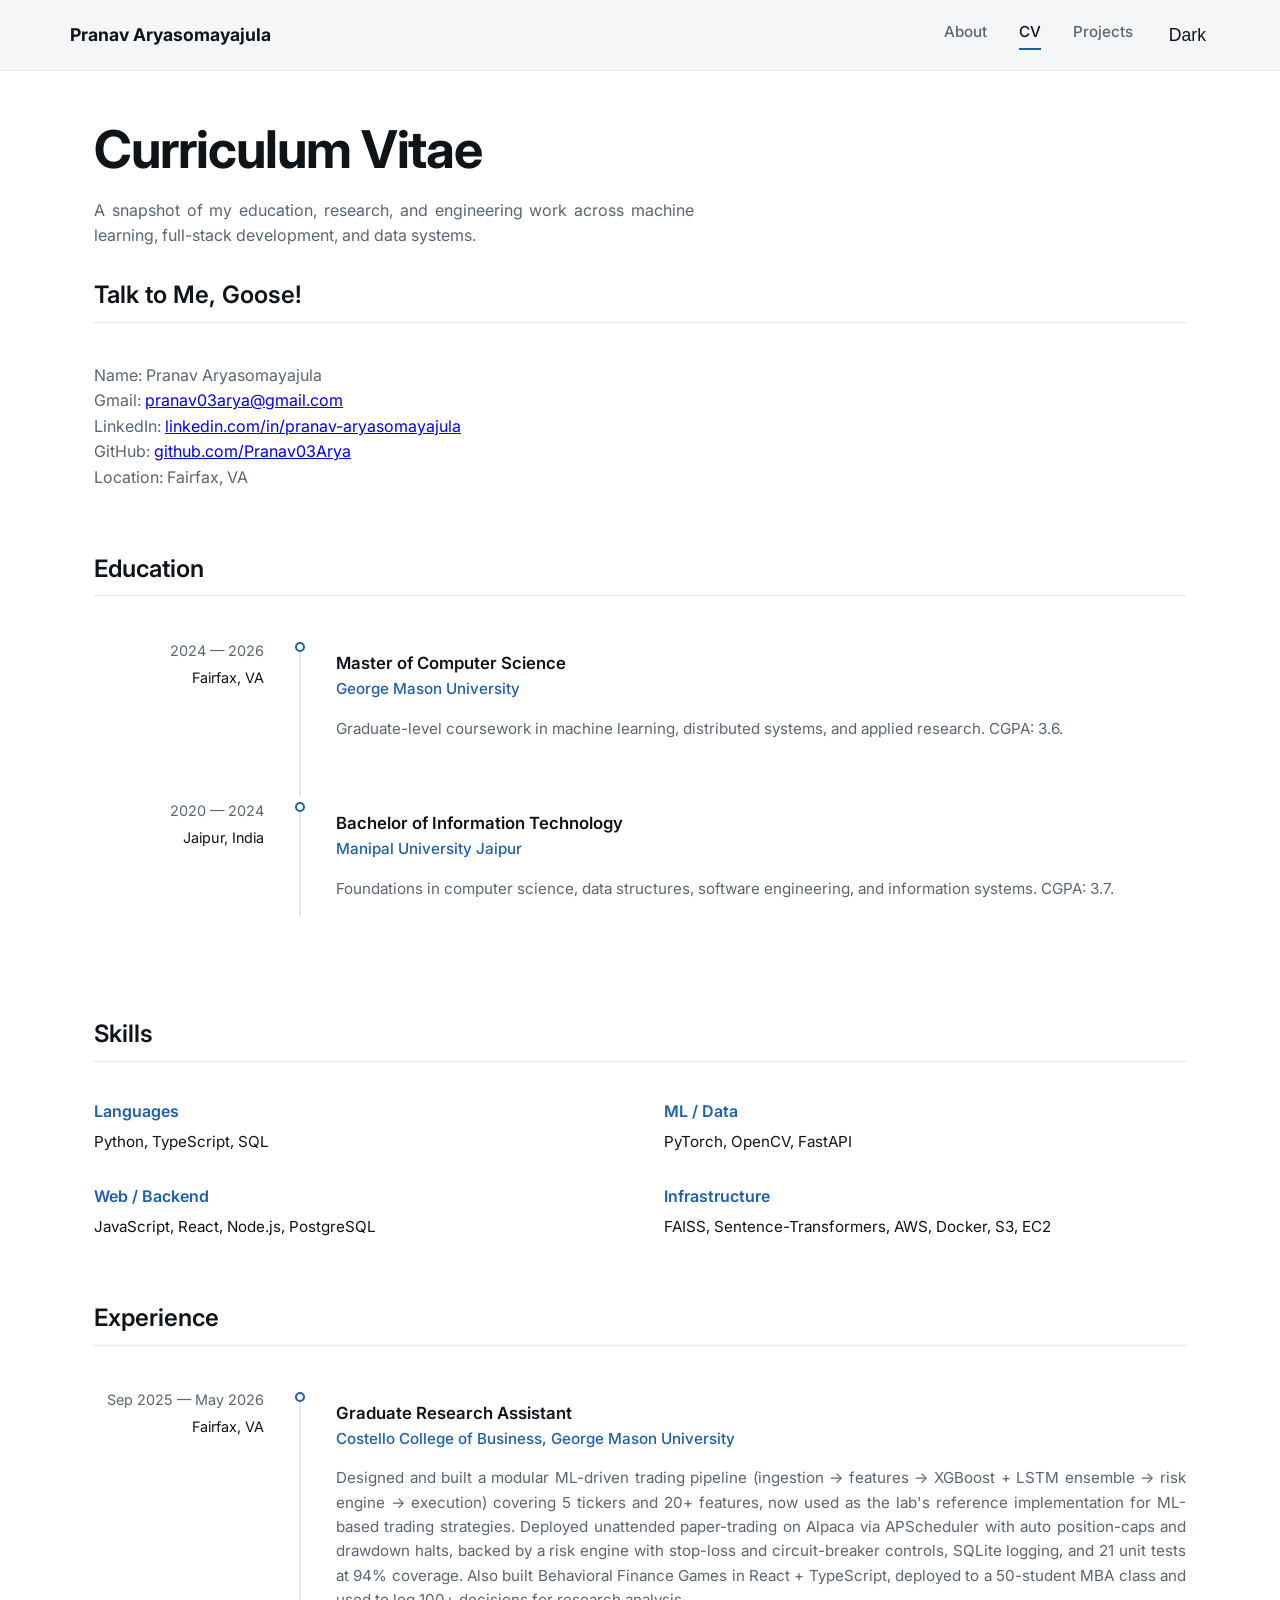
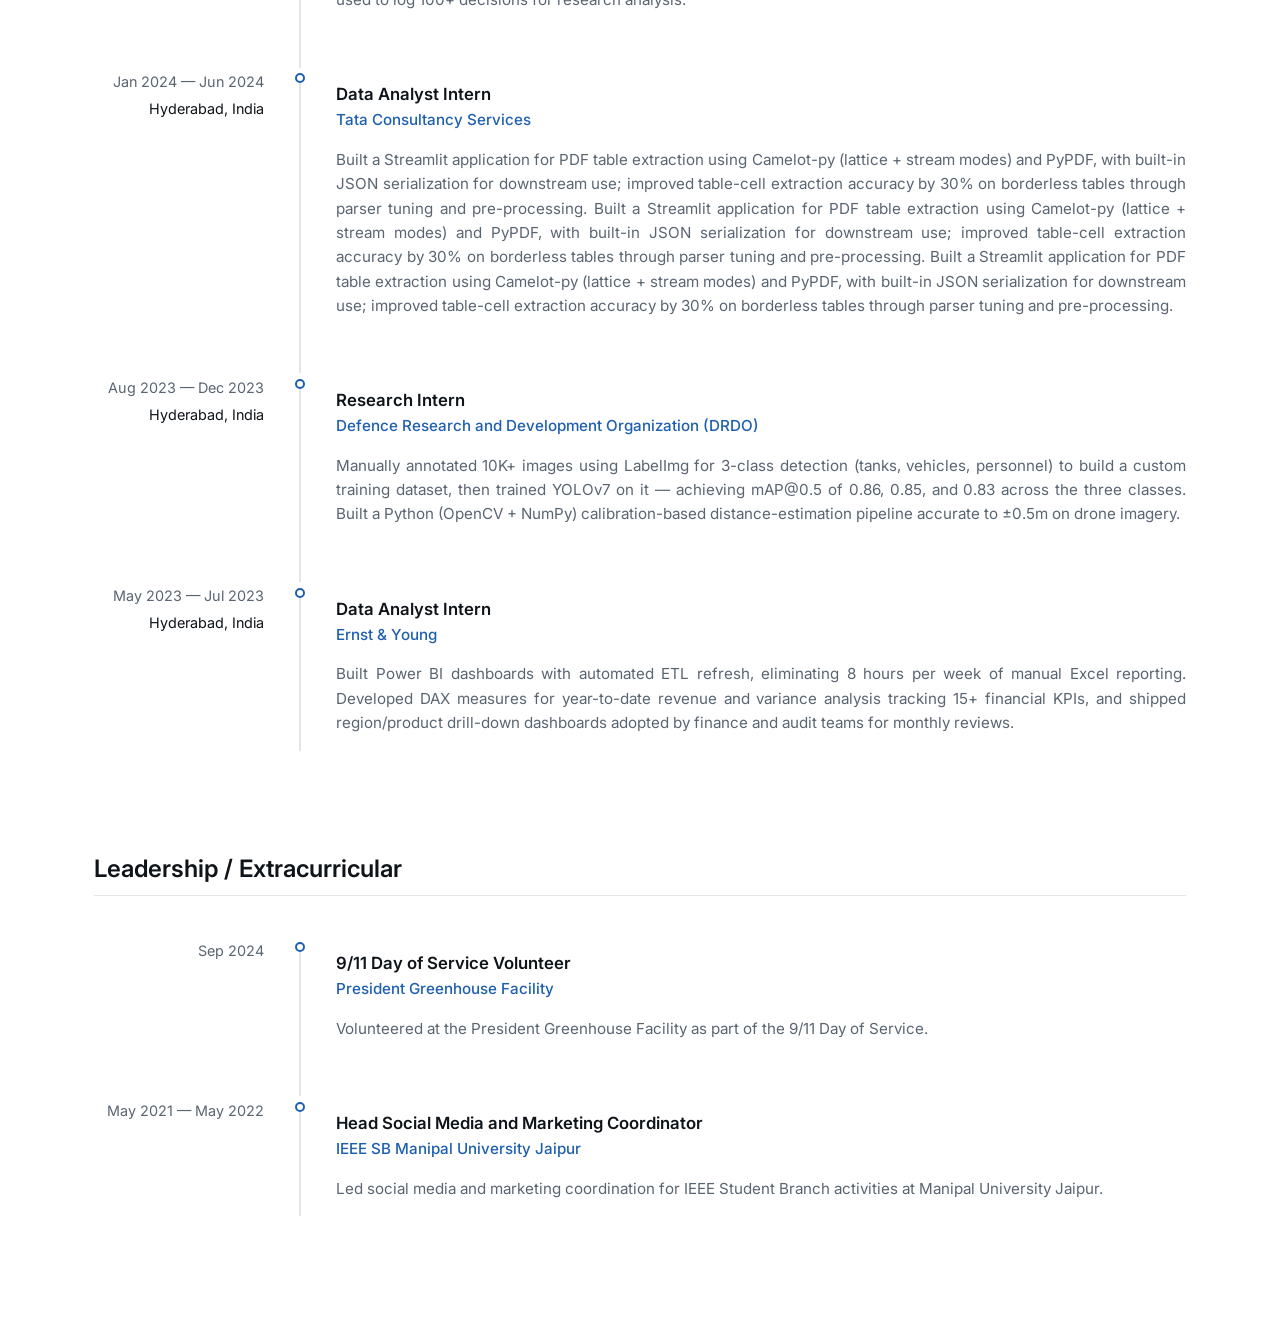
<file: cv.html>
<!DOCTYPE html>
<html lang="en">
<head>
  <meta charset="UTF-8">
  <meta name="viewport" content="width=device-width, initial-scale=1.0">
  <title>CV - Pranav Aryasomayajula</title>
  <meta name="description" content="CV of Pranav Aryasomayajula — Master's student in Computer Science at George Mason University, with experience in ML research, full-stack development, and data analytics.">
  <meta property="og:title" content="CV - Pranav Aryasomayajula">
  <meta property="og:description" content="CV of Pranav Aryasomayajula — Master's student in Computer Science at George Mason University, with experience in ML research, full-stack development, and data analytics.">
  <meta property="og:type" content="website">
  <meta property="og:image" content="assets/og-image.jpg">
  <meta name="twitter:card" content="summary_large_image">
  <link rel="preconnect" href="https://fonts.googleapis.com">
  <link rel="preconnect" href="https://fonts.gstatic.com" crossorigin>
  <link href="https://fonts.googleapis.com/css2?family=Inter:wght@400;500;600;700&display=swap" rel="stylesheet">
  <link rel="stylesheet" href="css/tokens.css">
  <link rel="stylesheet" href="css/base.css">
  <link rel="stylesheet" href="css/components.css">
  <link rel="stylesheet" href="css/header.css">
  <link rel="stylesheet" href="css/footer.css">
  <link rel="stylesheet" href="css/cv.css">
  <link rel="stylesheet" href="css/skills.css">
  <link rel="stylesheet" href="css/print.css">
  <script>(function(){var t=localStorage.getItem("theme");if(!t)t=matchMedia("(prefers-color-scheme: dark)").matches?"dark":"light";if(t==="dark")document.documentElement.setAttribute("data-theme","dark");})();</script>
</head>
<body>
  <a href="#main" class="skip-link">Skip to main content</a>
  <div id="site-header"></div>
  <main id="main" class="container">
    <header class="page-header">
      <h1>Curriculum Vitae</h1>
    </header>
    <div id="cv-content"></div>
  </main>
  <div id="site-footer"></div>
  <script src="data/cv-data.js" defer></script>
  <script src="js/partials.js" defer></script>
  <script src="js/theme-toggle.js" defer></script>
  <script src="js/cv-render.js" defer></script>
</body>
</html>
</file>
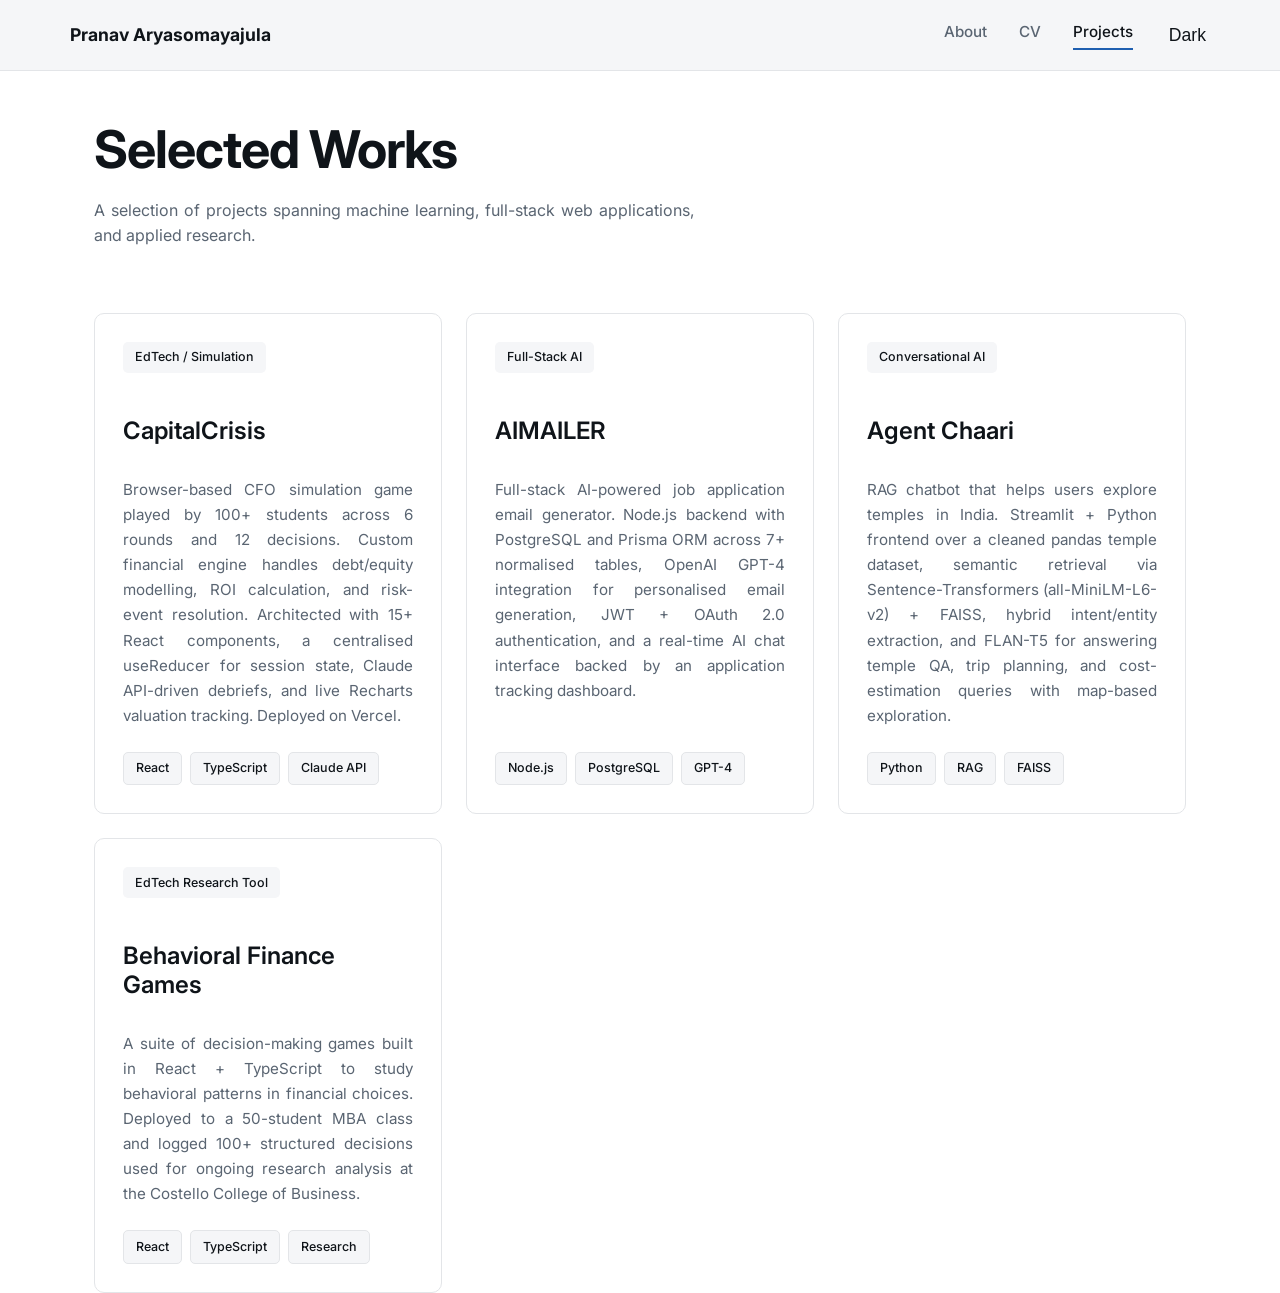
<file: projects.html>
<!DOCTYPE html>
<html lang="en">
<head>
  <meta charset="UTF-8">
  <meta name="viewport" content="width=device-width, initial-scale=1.0">
  <title>Projects - Pranav Aryasomayajula</title>
  <meta name="description" content="Selected projects by Pranav Aryasomayajula — ML, full-stack web apps, and applied research.">
  <meta property="og:title" content="Projects - Pranav Aryasomayajula">
  <meta property="og:description" content="Selected projects by Pranav Aryasomayajula — ML, full-stack web apps, and applied research.">
  <meta property="og:type" content="website">
  <meta property="og:image" content="assets/og-image.jpg">
  <meta name="twitter:card" content="summary_large_image">
  <link rel="preconnect" href="https://fonts.googleapis.com">
  <link rel="preconnect" href="https://fonts.gstatic.com" crossorigin>
  <link href="https://fonts.googleapis.com/css2?family=Inter:wght@400;500;600;700&display=swap" rel="stylesheet">
  <link rel="stylesheet" href="css/tokens.css">
  <link rel="stylesheet" href="css/base.css">
  <link rel="stylesheet" href="css/components.css">
  <link rel="stylesheet" href="css/header.css">
  <link rel="stylesheet" href="css/footer.css">
  <link rel="stylesheet" href="css/projects.css">
  <link rel="stylesheet" href="css/print.css">
  <script>(function(){var t=localStorage.getItem("theme");if(!t)t=matchMedia("(prefers-color-scheme: dark)").matches?"dark":"light";if(t==="dark")document.documentElement.setAttribute("data-theme","dark");})();</script>
</head>
<body>
  <a href="#main" class="skip-link">Skip to main content</a>
  <div id="site-header"></div>
  <main id="main" class="container">
    <header class="page-header">
      <h1>Selected Works</h1>
      <p class="subtitle"></p>
    </header>
    <div id="projects-content"></div>
  </main>
  <div id="site-footer"></div>
  <script src="data/projects-data.js" defer></script>
  <script src="js/partials.js" defer></script>
  <script src="js/theme-toggle.js" defer></script>
  <script src="js/projects-render.js" defer></script>
</body>
</html>
</file>
<file: css/tokens.css>
:root {
  --bg: #ffffff;
  --bg-subtle: #f5f6f8;
  --bg-elevated: #ffffff;
  --text: #0f1419;
  --text-muted: #5a6572;
  --border: #e3e5e8;
  --accent: #1e5fb0;
  --accent-hover: #174a8c;
  --accent-soft: #e8eef7;
}

[data-theme="dark"] {
  --bg: #0d1117;
  --bg-subtle: #161b22;
  --bg-elevated: #161b22;
  --text: #e6edf3;
  --text-muted: #8b949e;
  --border: #30363d;
  --accent: #4493f8;
  --accent-hover: #58a6ff;
  --accent-soft: #1a2c44;
}
</file>
<file: css/base.css>
*,
*::before,
*::after {
  box-sizing: border-box;
}
body {
  margin: 0;
  min-height: 100vh;
  font-family: Inter, -apple-system, BlinkMacSystemFont, "Segoe UI", Roboto, sans-serif;
  font-size: 16px;
  line-height: 1.6;
  text-align: justify;
  background: var(--bg);
  color: var(--text);
  transition: background-color 0.2s, color 0.2s;
}
h1,
h2,
h3 {
  line-height: 1.2;
}
h1 { letter-spacing: -0.02em; }
:focus-visible {
  outline: 2px solid var(--accent);
  outline-offset: 2px;
}
:focus:not(:focus-visible) { outline: none; }
.skip-link {
  position: absolute;
  top: -100px;
}
.skip-link:focus {
  top: 0;
  padding: 0.75rem 1rem;
  background: var(--accent);
  color: white;
  z-index: 100;
}
.container {
  max-width: 1140px;
  margin: 0 auto;
  padding: 0 1.5rem;
}
</file>
<file: css/components.css>
.btn {
  display: inline-flex;
  align-items: center;
  gap: 0.5rem;
  padding: 0.75rem 1.5rem;
  border-radius: 6px;
  font-weight: 500;
  font-size: 0.95rem;
  text-decoration: none;
  cursor: pointer;
  border: 1px solid transparent;
  transition: all 0.2s;
}
.btn-primary {
  background: var(--accent);
  color: white;
}
.btn-primary:hover { background: var(--accent-hover); }
.btn-secondary {
  background: transparent;
  color: var(--text);
  border-color: var(--border);
}
.btn-secondary:hover { background: var(--bg-subtle); }
.tag {
  display: inline-block;
  background: var(--bg-subtle);
  color: var(--text);
  border: 1px solid var(--border);
  padding: 0.35rem 0.75rem;
  border-radius: 5px;
  font-size: 0.78rem;
  font-weight: 500;
}
.category-pill {
  display: inline-block;
  background: var(--bg-subtle);
  color: var(--text);
  padding: 0.45rem 0.85rem;
  border-radius: 5px;
  font-size: 0.78rem;
  font-weight: 500;
}
</file>
<file: css/header.css>
.site-header {
  position: sticky;
  top: 0;
  background: var(--bg-subtle);
  border-bottom: 1px solid var(--border);
  z-index: 50;
}
.header-inner {
  display: flex;
  justify-content: space-between;
  align-items: center;
  padding: 1.25rem 0;
}
.logo {
  font-weight: 700;
  font-size: 1.1rem;
  color: var(--text);
  text-decoration: none;
}
.site-nav {
  display: flex;
  gap: 2rem;
  align-items: center;
}
.site-nav a {
  color: var(--text-muted);
  text-decoration: none;
  font-weight: 500;
  font-size: 0.95rem;
  padding-bottom: 0.25rem;
  border-bottom: 2px solid transparent;
  transition: color 0.2s;
}
.site-nav a[aria-current="page"] {
  color: var(--text);
  border-bottom-color: var(--accent);
}
#theme-toggle {
  background: transparent; border: none; color: var(--text);
  font-size: 1.1rem; cursor: pointer; padding: 0.25rem;
}
@media (max-width: 720px) {
  .header-inner { flex-direction: column; gap: 0.75rem; }
  .site-nav { gap: 1.25rem; }
}
</file>
<file: css/footer.css>
.site-footer {
  text-align: center;
  padding: 2rem 0;
  border-top: 1px solid var(--border);
  color: var(--text-muted);
  font-size: 0.85rem;
  margin-top: 4rem;
}
</file>
<file: css/cv.css>
.page-header h1 {
  font-size: clamp(2.25rem, 5vw, 3.25rem);
  font-weight: 700;
  letter-spacing: -0.02em;
  margin: 3rem 0 1rem;
}
.page-header .subtitle, .cv-intro { color: var(--text-muted); max-width: 60ch; margin-bottom: 4rem; }
.cv-intro { margin-bottom: 2rem; }
.cv-section { margin-bottom: 4rem; }
.cv-section h2 {
  font-size: 1.5rem; font-weight: 600; padding-bottom: 0.75rem;
  border-bottom: 1px solid var(--border); margin-bottom: 2.5rem;
}
.timeline-entry {
  display: grid;
  grid-template-columns: 170px 24px 1fr;
  gap: 1.5rem;
  align-items: start;
  padding-bottom: 2.5rem;
  position: relative;
}
.entry-date { font-size: 0.9rem; color: var(--text-muted); text-align: right; padding-top: 0.15rem; white-space: nowrap; }
.entry-location { display: block; margin-top: 0.25rem; color: var(--text); }
.entry-rail { position: relative; height: 100%; }
.entry-rail::before {
  content: ""; position: absolute; left: 50%; top: 0.5rem; bottom: -2.5rem;
  width: 2px; background: var(--border); transform: translateX(-50%);
}
.timeline-entry:last-child .entry-rail::before { bottom: auto; height: calc(100% - 0.5rem); }
.entry-dot {
  position: absolute; left: 50%; top: 0.35rem; width: 10px; height: 10px;
  border-radius: 50%; background: var(--bg); border: 2px solid var(--accent);
  transform: translateX(-50%);
}
.entry-content h3 { font-size: 1.05rem; font-weight: 600; margin-bottom: 0.25rem; }
.entry-org { color: var(--accent); font-size: 0.95rem; font-weight: 500; text-decoration: none; display: block; margin-bottom: 0.75rem; }
.entry-org:hover { text-decoration: underline; } .entry-content p { color: var(--text-muted); font-size: 0.95rem; }
.skill-tags { display: flex; flex-wrap: wrap; gap: 0.5rem; }
@media (max-width: 720px) {
  .page-header .subtitle, .cv-intro, .entry-content { min-width: 0; max-width: 32ch; overflow-wrap: anywhere; }
  .timeline-entry { grid-template-columns: 16px minmax(0, 1fr); gap: 0 1rem; }
  .entry-date { grid-column: 2; text-align: left; padding-top: 0; margin-bottom: 0.25rem; order: -1; }
  .entry-content { grid-column: 2; }
}
</file>
<file: css/skills.css>
.skills-section {
  display: block;
}

.skills-grid {
  display: grid;
  grid-template-columns: 1fr 1fr;
  gap: 2rem 3rem;
}

.skill-category h3 {
  font-size: 1rem;
  font-weight: 600;
  color: var(--accent);
  margin: 0 0 0.5rem 0;
}

.skill-list {
  font-size: 0.95rem;
  color: var(--text);
  line-height: 1.7;
  margin: 0;
}

@media (max-width: 720px) {
  .skills-section { grid-template-columns: 1fr; gap: 1.5rem; }
  .skills-grid { grid-template-columns: 1fr; gap: 1.5rem; }
}
</file>
<file: css/print.css>
@media print {
  .site-header,
  .site-footer,
  .skip-link,
  #theme-toggle,
  .cta-row,
  .download-pdf,
  [data-print-hidden] {
    display: none !important;
  }
  body {
    background: white !important;
    color: black !important;
  }
  .entry-rail,
  .entry-dot {
    display: none !important;
  }
  .timeline-entry {
    grid-template-columns: 120px 1fr !important;
    gap: 1rem !important;
    padding-bottom: 1.25rem;
  }
  .entry-date {
    color: black;
    text-align: left;
  }
  .entry-content p,
  .page-header .subtitle {
    color: black;
  }
}
</file>
<file: css/projects.css>
.page-header h1 {
  font-size: clamp(2.25rem, 5vw, 3.25rem);
  font-weight: 700;
  letter-spacing: -0.02em;
  margin: 3rem 0 1rem;
}
.page-header .subtitle {
  color: var(--text-muted);
  max-width: 60ch;
  margin-bottom: 4rem;
}
.project-grid {
  display: grid;
  grid-template-columns: repeat(3, 1fr);
  gap: 1.5rem;
}
.project-card {
  background: var(--bg-elevated);
  border: 1px solid var(--border);
  border-radius: 10px;
  padding: 1.75rem;
  display: flex;
  flex-direction: column;
  min-height: 320px;
  transition: border-color 0.2s, transform 0.2s;
  text-decoration: none;
  color: var(--text);
  min-width: 0;
}
.project-card:hover {
  border-color: var(--accent);
  transform: translateY(-2px);
}
.category-pill {
  align-self: flex-start; margin-bottom: 1.25rem; background: var(--bg-subtle);
  padding: 0.35rem 0.75rem; border-radius: 5px; font-size: 0.78rem; font-weight: 500;
}
.project-card h3 { font-size: 1.5rem; font-weight: 600; margin-bottom: 1rem; }
.project-card:last-child h3 { text-align: left; }
.card-desc { color: var(--text-muted); font-size: 0.95rem; line-height: 1.65; margin-bottom: auto; }
.card-tags { display: flex; flex-wrap: wrap; gap: 0.5rem; margin-top: 1.5rem; }
@media (max-width: 960px) {
  .project-grid { grid-template-columns: repeat(2, 1fr); }
}
@media (max-width: 640px) {
  .page-header .subtitle, .card-desc { max-width: 342px; overflow-wrap: anywhere; }
  .project-grid { grid-template-columns: 1fr; }
  .project-card { padding: 1.25rem; width: 100%; max-width: 342px; }
}
</file>
